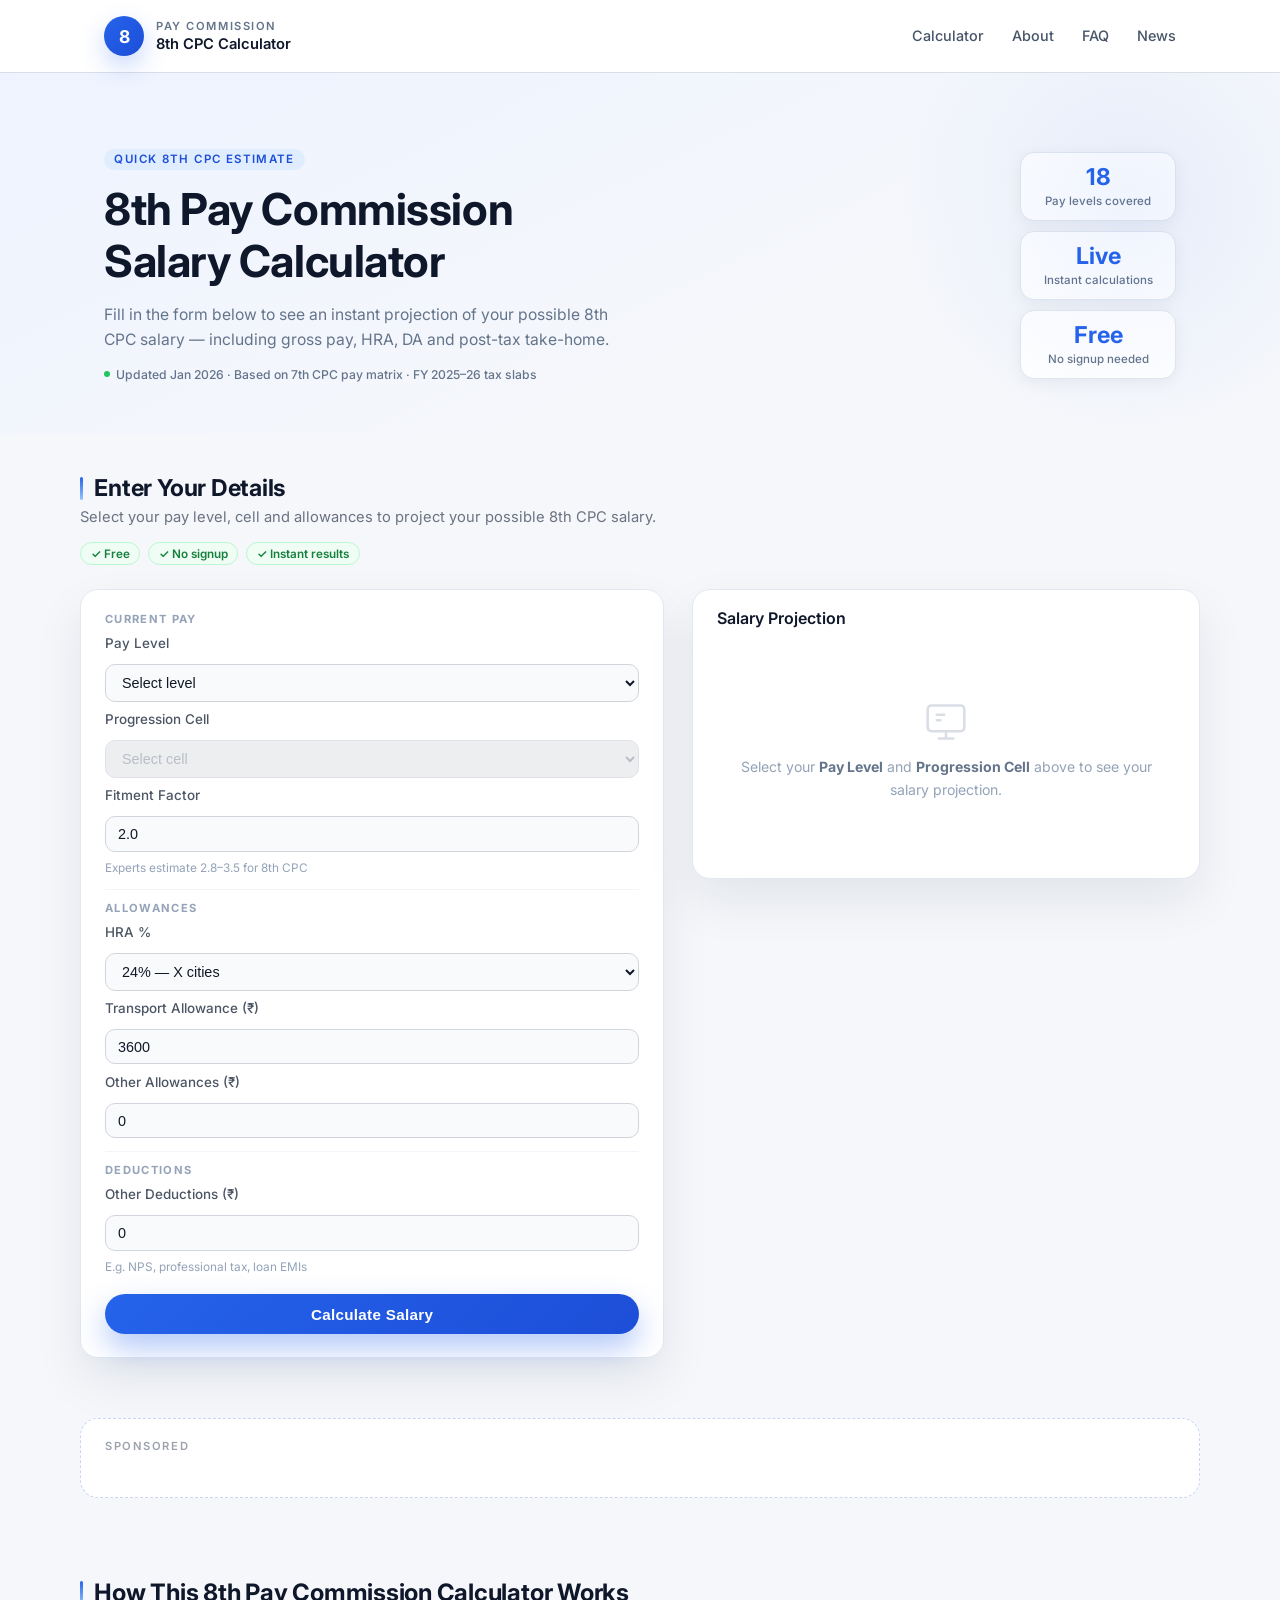
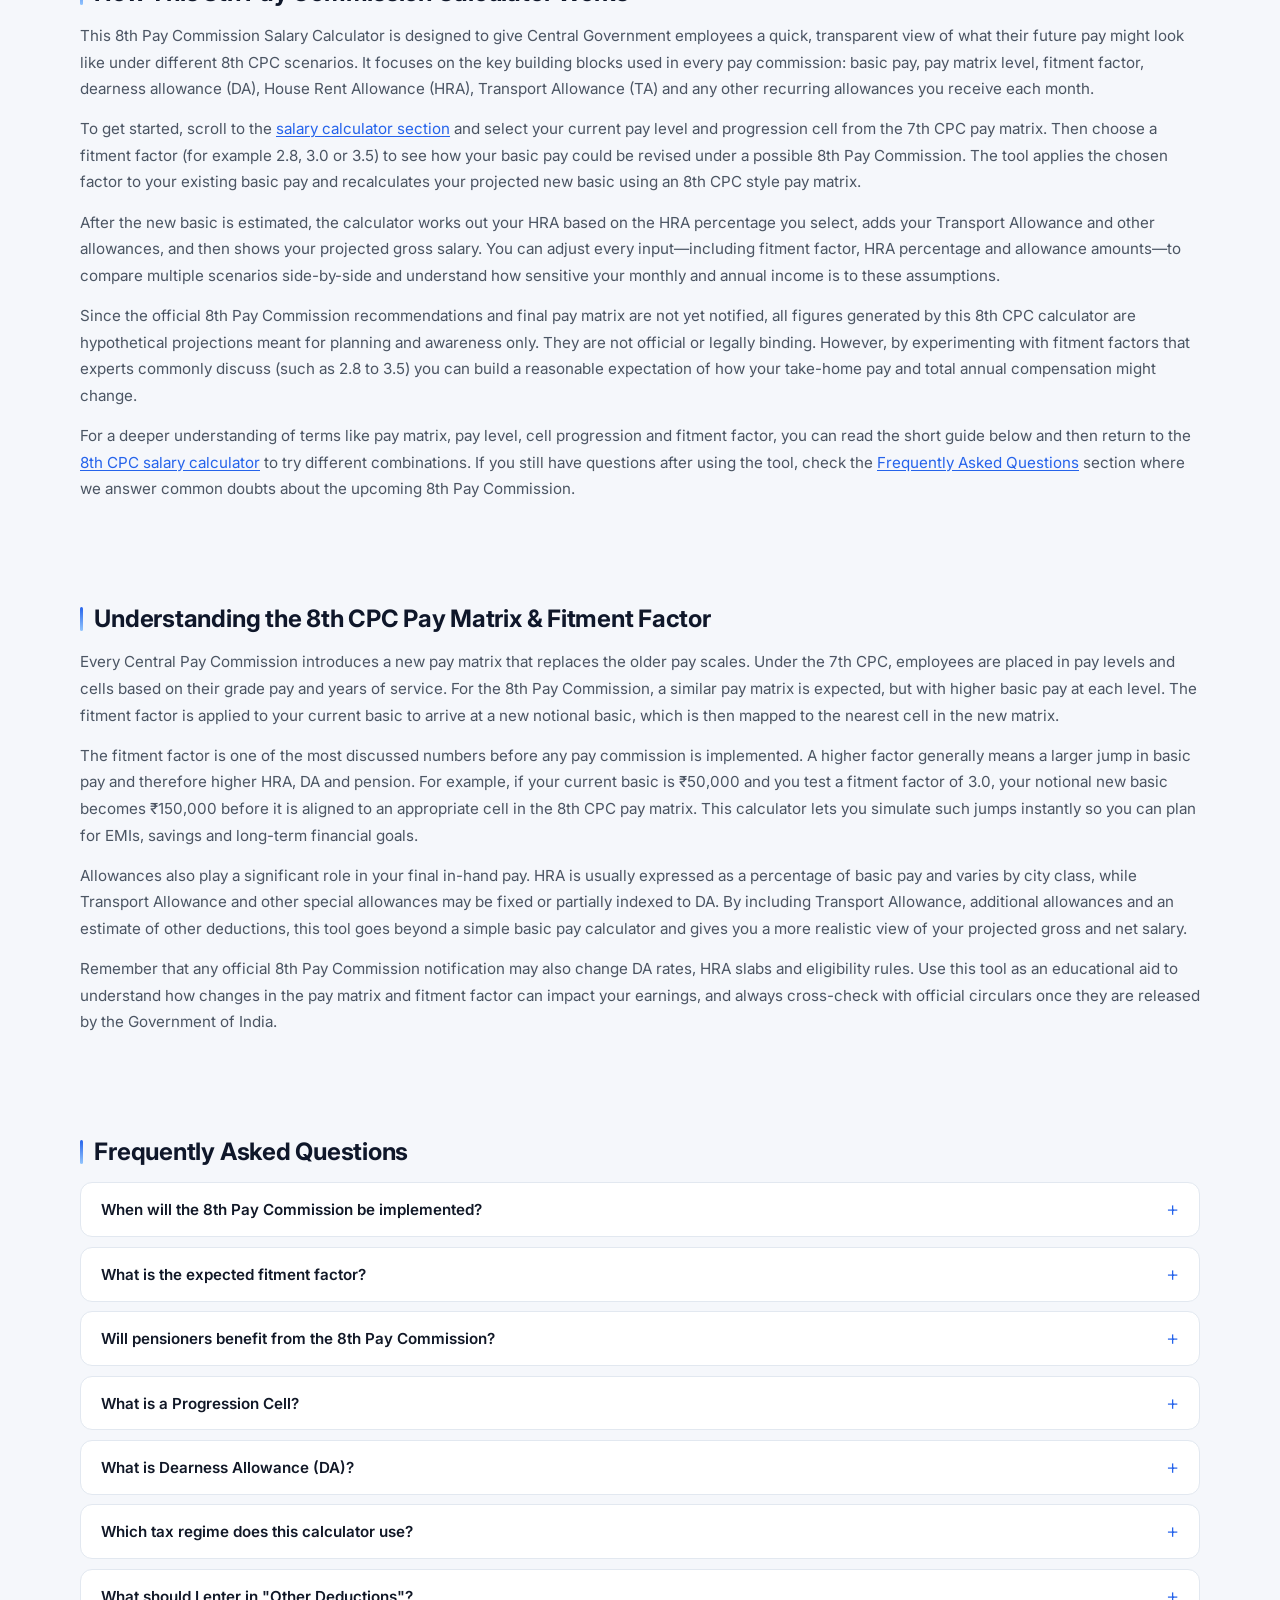
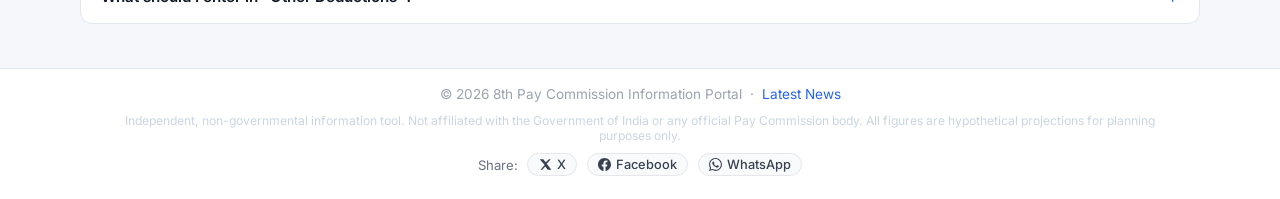
<file: 8thpay/index.html>
<!DOCTYPE html>
<html lang="en">
  <head>
    <meta charset="UTF-8" />
    <meta name="viewport" content="width=device-width, initial-scale=1" />

    <title>8th Pay Commission Salary Calculator | 8th CPC Pay Matrix</title>

    <meta
      name="description"
      content="Calculate your expected salary under the 8th Pay Commission using the latest pay matrix and fitment factor projections for central government employees."
    />
    <meta
      name="keywords"
      content="8th pay commission calculator, 8th cpc salary calculator, 8th pay matrix, 8th pay commission news, government salary calculator india"
    />
    <meta name="robots" content="index, follow" />
    <link rel="canonical" href="https://8thcpc.co.in/" />
    <link rel="sitemap" type="application/xml" href="/sitemap.xml" />
    <link rel="alternate" hreflang="en-IN" href="https://8thcpc.co.in/" />
    <link rel="alternate" hreflang="en" href="https://8thcpc.co.in/" />
    <link rel="alternate" hreflang="x-default" href="https://8thcpc.co.in/" />

    <meta name="theme-color" content="#2563eb" />
    <meta name="author" content="8th CPC Information Portal" />

    <link rel="icon" href="/favicon.ico" type="image/x-icon" />
    <link rel="apple-touch-icon" href="/apple-touch-icon.png" />

    <!-- Open Graph -->
    <meta property="og:type" content="website" />
    <meta property="og:title" content="8th Pay Commission Salary Calculator 2026" />
    <meta
      property="og:description"
      content="Free 8th CPC salary calculator for central government employees. Instant projection with pay matrix, fitment factor, HRA, and income tax estimate."
    />
    <meta property="og:url" content="https://8thcpc.co.in/" />
    <meta property="og:image" content="https://8thcpc.co.in/og-image.png" />
    <meta property="og:image:width" content="1200" />
    <meta property="og:image:height" content="630" />
    <meta property="og:image:alt" content="8th Pay Commission Salary Calculator – instant 8th CPC pay projections" />
    <meta property="og:site_name" content="8th CPC Calculator" />
    <meta property="og:locale" content="en_IN" />

    <!-- Twitter Card -->
    <meta name="twitter:card" content="summary_large_image" />
    <meta name="twitter:title" content="8th Pay Commission Salary Calculator 2026" />
    <meta
      name="twitter:description"
      content="Calculate your expected 8th CPC salary instantly. Try different fitment factors, HRA and allowances."
    />
    <meta name="twitter:image" content="https://8thcpc.co.in/og-image.png" />
    <meta name="twitter:image:alt" content="8th Pay Commission Salary Calculator" />

    <!-- Structured data -->
    <script type="application/ld+json">
      {
        "@context": "https://schema.org",
        "@type": "WebApplication",
        "name": "8th Pay Commission Salary Calculator",
        "url": "https://8thcpc.co.in/",
        "description": "Interactive salary calculator for Central Government employees to project their 8th CPC pay using the pay matrix and fitment factor.",
        "applicationCategory": "FinanceApplication",
        "operatingSystem": "All",
        "offers": {
          "@type": "Offer",
          "price": "0",
          "priceCurrency": "INR"
        },
        "inLanguage": "en-IN",
        "audience": {
          "@type": "Audience",
          "audienceType": "Central Government Employees, India"
        }
      }
    </script>
    <script type="application/ld+json">
      {
        "@context": "https://schema.org",
        "@type": "WebSite",
        "name": "8th Pay Commission Salary Calculator",
        "url": "https://8thcpc.co.in/",
        "description": "8th Pay Commission salary calculator and information portal for government employees.",
        "inLanguage": "en"
      }
    </script>
    <script type="application/ld+json">
      {
        "@context": "https://schema.org",
        "@type": "FAQPage",
        "mainEntity": [
          {
            "@type": "Question",
            "name": "When will the 8th Pay Commission be implemented?",
            "acceptedAnswer": {
              "@type": "Answer",
              "text": "Most analysts expect the next pay revision to take effect around 2026, following a pattern similar to earlier commissions. The final notification date will be determined by the Government of India once the commission submits its recommendations and they are formally accepted."
            }
          },
          {
            "@type": "Question",
            "name": "What is the expected 8th Pay Commission fitment factor?",
            "acceptedAnswer": {
              "@type": "Answer",
              "text": "Experts estimate a fitment factor between 2.8 and 3.5 depending on prevailing economic conditions, inflation trends and the government's fiscal position. The 7th CPC used a fitment factor of 2.57. Use the calculator to test different values and see how each affects your projected salary."
            }
          },
          {
            "@type": "Question",
            "name": "Will pensioners benefit from the 8th Pay Commission?",
            "acceptedAnswer": {
              "@type": "Answer",
              "text": "Yes. Historically, Central Government pensioners receive revised pensions whenever new pay commission recommendations are implemented. The exact revision formula will be announced as part of the official 8th CPC order."
            }
          },
          {
            "@type": "Question",
            "name": "What is a Progression Cell in the pay matrix?",
            "acceptedAnswer": {
              "@type": "Answer",
              "text": "Each pay level in the 7th CPC pay matrix has a column of cells numbered 1 onwards. Cell 1 is the entry pay for that level. Each year of service typically moves an employee to the next cell, incrementing their basic pay. Select the cell that matches your current basic pay within your pay level."
            }
          },
          {
            "@type": "Question",
            "name": "What is Dearness Allowance (DA)?",
            "acceptedAnswer": {
              "@type": "Answer",
              "text": "Dearness Allowance is a cost-of-living adjustment paid to central government employees and pensioners, calculated as a percentage of basic pay and revised twice a year based on the Consumer Price Index. This calculator uses 46% DA, reflecting the rate at the time of the last update (January 2026)."
            }
          },
          {
            "@type": "Question",
            "name": "Which tax regime does this calculator use?",
            "acceptedAnswer": {
              "@type": "Answer",
              "text": "This calculator applies the new (default) tax regime slabs for FY 2025-26 as announced in Budget 2025: 0-4L at 0%, 4L-8L at 5%, 8L-12L at 10%, 12L-16L at 15%, 16L-20L at 20%, 20L-24L at 25%, above 24L at 30%. A standard deduction of Rs 75,000 is applied. Section 87A rebate makes income tax nil for taxable income up to Rs 12 lakh."
            }
          },
          {
            "@type": "Question",
            "name": "What should I enter in Other Deductions?",
            "acceptedAnswer": {
              "@type": "Answer",
              "text": "Enter the total of any fixed monthly deductions that reduce your net take-home pay, such as NPS contribution, professional tax, CGHS subscription, group insurance premium, or loan EMIs deducted at source. Do not include income tax here as the calculator accounts for that separately."
            }
          }
        ]
      }
    </script>
    <script type="application/ld+json">
      {
        "@context": "https://schema.org",
        "@type": "HowTo",
        "name": "How to Calculate Your 8th Pay Commission Salary",
        "description": "Use this free 8th CPC salary calculator to estimate your expected salary under the 8th Pay Commission.",
        "step": [
          {
            "@type": "HowToStep",
            "position": 1,
            "name": "Select Pay Level",
            "text": "Choose your current 7th CPC pay level from the Pay Level dropdown. There are 18 levels in the pay matrix."
          },
          {
            "@type": "HowToStep",
            "position": 2,
            "name": "Select Progression Cell",
            "text": "Select the cell number that matches your current basic pay within your pay level. Cell 1 is the entry pay."
          },
          {
            "@type": "HowToStep",
            "position": 3,
            "name": "Choose Fitment Factor",
            "text": "Enter a fitment factor. Experts estimate 2.8 to 3.5 for the 8th Pay Commission. The 7th CPC used 2.57."
          },
          {
            "@type": "HowToStep",
            "position": 4,
            "name": "Set Allowances",
            "text": "Select your HRA percentage based on your city class, and enter your Transport Allowance and any other allowances."
          },
          {
            "@type": "HowToStep",
            "position": 5,
            "name": "Click Calculate",
            "text": "Click the Calculate Salary button to see your projected new basic pay, gross salary, and post-tax monthly take-home."
          }
        ]
      }
    </script>

    <!-- Google AdSense -->
    <meta name="google-adsense-account" content="ca-pub-5838992192903217" />
    <script
      async
      src="https://pagead2.googlesyndication.com/pagead/js/adsbygoogle.js?client=ca-pub-5838992192903217"
      crossorigin="anonymous"
    ></script>

    <!-- Fonts & styles -->
    <link rel="preconnect" href="https://fonts.googleapis.com" />
    <link rel="preconnect" href="https://fonts.gstatic.com" crossorigin />
    <link
      href="https://fonts.googleapis.com/css2?family=Inter:wght@400;500;600;700&display=swap"
      rel="stylesheet"
    />
    <link rel="stylesheet" href="styles.css" />
  </head>

  <body>
    <div class="site-shell">
      <header class="header">
        <div class="container nav">
          <div class="logo">
            <span class="logo-badge">8</span>
            <div class="logo-text">
              <span>Pay Commission</span>
              <strong>8th CPC Calculator</strong>
            </div>
          </div>

          <nav aria-label="Main navigation">
            <a href="#calculator">Calculator</a>
            <a href="#about">About</a>
            <a href="#faq">FAQ</a>
            <a href="news.html">News</a>
          </nav>
        </div>
      </header>

      <main>
        <section class="hero">
          <div class="container hero-inner">
            <div class="hero-copy">
              <p class="hero-kicker">Quick 8th CPC estimate</p>
              <h1>8th Pay Commission Salary Calculator</h1>
              <p class="hero-lead">
                Fill in the form below to see an instant projection of your possible 8th CPC salary — including gross pay, HRA, DA and post-tax take-home.
              </p>
              <p class="page-updated">Updated Jan 2026 · Based on 7th CPC pay matrix · FY 2025–26 tax slabs</p>
            </div>
            <div class="hero-visual" aria-hidden="true">
              <div class="hero-stat">
                <strong>18</strong>
                <span>Pay levels covered</span>
              </div>
              <div class="hero-stat">
                <strong>Live</strong>
                <span>Instant calculations</span>
              </div>
              <div class="hero-stat">
                <strong>Free</strong>
                <span>No signup needed</span>
              </div>
            </div>
          </div>
        </section>

        <section id="calculator" class="container calculator">
          <div class="calculator-header">
            <h2>Enter Your Details</h2>
            <p>Select your pay level, cell and allowances to project your possible 8th CPC salary.</p>
            <div class="trust-badges">
              <span class="trust-badge">✓ Free</span>
              <span class="trust-badge">✓ No signup</span>
              <span class="trust-badge">✓ Instant results</span>
            </div>
          </div>

          <div class="grid">
            <div class="form card">

              <div class="form-group-label">Current Pay</div>

              <label for="payLevel">Pay Level</label>
              <select id="payLevel">
                <option value="">Loading pay matrix…</option>
              </select>

              <label for="progressionIndex">Progression Cell</label>
              <select id="progressionIndex" disabled>
                <option value="">Select cell</option>
              </select>

              <label for="fitmentFactor">Fitment Factor</label>
              <input id="fitmentFactor" type="number" value="2.0" step="0.01" />
              <span class="field-hint">Experts estimate 2.8–3.5 for 8th CPC</span>

              <div class="form-group-label">Allowances</div>

              <label for="hraPercent">HRA %</label>
              <select id="hraPercent">
                <option value="8">8% — Z cities</option>
                <option value="16">16% — Y cities</option>
                <option value="24" selected>24% — X cities</option>
                <option value="30">30%</option>
              </select>

              <label for="taAmount">Transport Allowance (₹)</label>
              <input id="taAmount" type="number" value="3600" />

              <label for="otherAllowances">Other Allowances (₹)</label>
              <input id="otherAllowances" type="number" value="0" />

              <div class="form-group-label">Deductions</div>

              <label for="otherDeductions">Other Deductions (₹)</label>
              <input id="otherDeductions" type="number" value="0" />
              <span class="field-hint">E.g. NPS, professional tax, loan EMIs</span>

              <button id="calcBtn">Calculate Salary</button>
            </div>

            <div class="results card">
              <h3>Salary Projection</h3>

              <div id="resultsEmpty" class="results-empty">
                <svg width="44" height="44" viewBox="0 0 24 24" fill="none" stroke="currentColor" stroke-width="1.4" stroke-linecap="round" stroke-linejoin="round" aria-hidden="true">
                  <rect x="2" y="3" width="20" height="14" rx="2"/>
                  <path d="M8 21h8M12 17v4"/>
                  <path d="M7 8h4M7 11h2"/>
                </svg>
                <p>Select your <strong>Pay Level</strong> and <strong>Progression Cell</strong> above to see your salary projection.</p>
              </div>

              <div id="resultsData" hidden>
                <div class="result">New Basic Pay <span id="newBasic">₹ 0</span></div>
                <div class="result">HRA <span id="hra">₹ 0</span></div>
                <div class="result">DA (@ 46%) <span id="da">₹ 0</span></div>

                <div class="result total">Gross Salary <span id="gross">₹ 0</span></div>

                <div class="result">Total Deductions <span id="deductions">₹ 0</span></div>
                <div class="result total">Net Salary <span id="net">₹ 0</span></div>

                <div class="result">Annual Gross <span id="annualGross">₹ 0</span></div>
                <div class="result">Income Tax (annual) <span id="incomeTax">₹ 0</span></div>
                <p class="results-tax-note">New regime · FY 2025–26 · ₹75k std deduction · 87A rebate applied</p>
                <div class="result">Post‑Tax Annual <span id="postTaxAnnual">₹ 0</span></div>

                <div class="result highlight">
                  <span class="highlight-label">Post-Tax Monthly</span>
                  <span id="postTaxMonthly" class="highlight-value">₹ 0</span>
                </div>

                <p class="results-disclaimer">Hypothetical projection for planning only. Not official or legally binding figures.</p>
              </div>
            </div>
          </div>
        </section>

        <section class="container ad-section" aria-label="Sponsored information">
          <div class="ad-card">
            <div class="ad-label">Sponsored</div>
            <ins
              class="adsbygoogle"
              style="display:block"
              data-ad-client="ca-pub-5838992192903217"
              data-ad-slot="YOUR_AD_SLOT_ID"
              data-ad-format="auto"
              data-full-width-responsive="true"
            ></ins>
          </div>
        </section>

        <section id="about" class="container about">
          <h2>How This 8th Pay Commission Calculator Works</h2>
          <p>
            This 8th Pay Commission Salary Calculator is designed to give Central Government
            employees a quick, transparent view of what their future pay might look like under
            different 8th CPC scenarios. It focuses on the key building blocks used in every pay
            commission: basic pay, pay matrix level, fitment factor, dearness allowance (DA),
            House Rent Allowance (HRA), Transport Allowance (TA) and any other recurring
            allowances you receive each month.
          </p>
          <p>
            To get started, scroll to the
            <a href="#calculator">salary calculator section</a> and select your current pay level
            and progression cell from the 7th CPC pay matrix. Then choose a fitment factor (for
            example 2.8, 3.0 or 3.5) to see how your basic pay could be revised under a possible
            8th Pay Commission. The tool applies the chosen factor to your existing basic pay and
            recalculates your projected new basic using an 8th CPC style pay matrix.
          </p>
          <p>
            After the new basic is estimated, the calculator works out your HRA based on the HRA
            percentage you select, adds your Transport Allowance and other allowances, and then
            shows your projected gross salary. You can adjust every input&mdash;including fitment
            factor, HRA percentage and allowance amounts&mdash;to compare multiple scenarios
            side-by-side and understand how sensitive your monthly and annual income is to these
            assumptions.
          </p>
          <p>
            Since the official 8th Pay Commission recommendations and final pay matrix are not yet
            notified, all figures generated by this 8th CPC calculator are hypothetical
            projections meant for planning and awareness only. They are not official or legally
            binding. However, by experimenting with fitment factors that experts commonly discuss
            (such as 2.8 to 3.5) you can build a reasonable expectation of how your take-home pay
            and total annual compensation might change.
          </p>
          <p>
            For a deeper understanding of terms like pay matrix, pay level, cell progression and
            fitment factor, you can read the short guide below and then return to the
            <a href="#calculator">8th CPC salary calculator</a> to try different combinations. If
            you still have questions after using the tool, check the
            <a href="#faq">Frequently Asked Questions</a> section where we answer common doubts
            about the upcoming 8th Pay Commission.
          </p>
        </section>

        <section class="container about" aria-label="8th CPC pay matrix explanation">
          <h2>Understanding the 8th CPC Pay Matrix &amp; Fitment Factor</h2>
          <p>
            Every Central Pay Commission introduces a new pay matrix that replaces the older pay
            scales. Under the 7th CPC, employees are placed in pay levels and cells based on their
            grade pay and years of service. For the 8th Pay Commission, a similar pay matrix is
            expected, but with higher basic pay at each level. The fitment factor is applied to
            your current basic to arrive at a new notional basic, which is then mapped to the
            nearest cell in the new matrix.
          </p>
          <p>
            The fitment factor is one of the most discussed numbers before any pay commission is
            implemented. A higher factor generally means a larger jump in basic pay and therefore
            higher HRA, DA and pension. For example, if your current basic is ₹50,000 and you test
            a fitment factor of 3.0, your notional new basic becomes ₹150,000 before it is aligned
            to an appropriate cell in the 8th CPC pay matrix. This calculator lets you simulate
            such jumps instantly so you can plan for EMIs, savings and long-term financial goals.
          </p>
          <p>
            Allowances also play a significant role in your final in-hand pay. HRA is usually
            expressed as a percentage of basic pay and varies by city class, while Transport
            Allowance and other special allowances may be fixed or partially indexed to DA. By
            including Transport Allowance, additional allowances and an estimate of other
            deductions, this tool goes beyond a simple basic pay calculator and gives you a more
            realistic view of your projected gross and net salary.
          </p>
          <p>
            Remember that any official 8th Pay Commission notification may also change DA rates,
            HRA slabs and eligibility rules. Use this tool as an educational aid to understand how
            changes in the pay matrix and fitment factor can impact your earnings, and always
            cross-check with official circulars once they are released by the Government of India.
          </p>
        </section>

        <section id="faq" class="container faq">
          <h2>Frequently Asked Questions</h2>

          <div class="faq-list">
            <details>
              <summary>When will the 8th Pay Commission be implemented?</summary>
              <p>Most analysts expect the next pay revision to take effect around 2026, following a pattern similar to earlier commissions. The final notification date will be determined by the Government of India once the commission submits its recommendations and they are formally accepted.</p>
            </details>

            <details>
              <summary>What is the expected fitment factor?</summary>
              <p>Experts estimate a fitment factor between 2.8 and 3.5 depending on prevailing economic conditions, inflation trends and the government's fiscal position. The 7th CPC used a fitment factor of 2.57. Use the <a href="#calculator">calculator above</a> to test different values and see how each affects your projected salary.</p>
            </details>

            <details>
              <summary>Will pensioners benefit from the 8th Pay Commission?</summary>
              <p>Yes. Historically, Central Government pensioners receive revised pensions whenever new pay commission recommendations are implemented. The exact revision formula — whether One Rank One Pension or a notional fixation method — will be announced as part of the official 8th CPC order.</p>
            </details>

            <details>
              <summary>What is a Progression Cell?</summary>
              <p>Each pay level in the 7th CPC pay matrix has a column of cells numbered 1 onwards. Cell 1 is the entry pay for that level. Each year of service typically moves an employee to the next cell, incrementing their basic pay. You should select the cell that matches your current basic pay within your pay level.</p>
            </details>

            <details>
              <summary>What is Dearness Allowance (DA)?</summary>
              <p>Dearness Allowance is a cost-of-living adjustment paid to central government employees and pensioners. It is calculated as a percentage of basic pay and is revised twice a year (January and July) based on the Consumer Price Index. This calculator uses a DA rate of 46%, which reflects the rate at the time of this tool's last update (January 2026). The actual rate may differ after an official 8th CPC notification.</p>
            </details>

            <details>
              <summary>Which tax regime does this calculator use?</summary>
              <p>This calculator applies the new (default) tax regime slabs for FY 2025–26 as announced in Budget 2025: ₹0–₹4L at 0%, ₹4L–₹8L at 5%, ₹8L–₹12L at 10%, ₹12L–₹16L at 15%, ₹16L–₹20L at 20%, ₹20L–₹24L at 25%, and above ₹24L at 30%. A standard deduction of ₹75,000 is applied. Section 87A rebate makes income tax nil for taxable income up to ₹12 lakh. If you opt for the old regime, your actual tax will differ.</p>
            </details>

            <details>
              <summary>What should I enter in "Other Deductions"?</summary>
              <p>Enter the total of any fixed monthly deductions that reduce your net take-home pay. Common examples include your NPS (National Pension System) contribution, professional tax, CGHS subscription, group insurance premium, or loan EMI deductions made at source. Do not include income tax here — the calculator accounts for that separately.</p>
            </details>
          </div>
        </section>
      </main>

      <footer class="footer">
        <div class="container">
          <p>© 2026 8th Pay Commission Information Portal &nbsp;·&nbsp; <a href="news.html">Latest News</a></p>
          <p style="font-size:0.76rem;color:#cbd5e1;">Independent, non-governmental information tool. Not affiliated with the Government of India or any official Pay Commission body. All figures are hypothetical projections for planning purposes only.</p>

          <div class="social-share" aria-label="Share this 8th Pay Commission calculator">
            <span>Share:</span>
            <a
              href="https://twitter.com/intent/tweet?url=https%3A%2F%2F8thcpc.co.in%2F&text=8th%20Pay%20Commission%20Salary%20Calculator"
              target="_blank"
              rel="noopener noreferrer"
              title="Share on X"
            >
              <svg viewBox="0 0 24 24" fill="currentColor" width="13" height="13" aria-hidden="true"><path d="M18.244 2.25h3.308l-7.227 8.26 8.502 11.24H16.17l-4.714-6.231-5.401 6.231H2.74l7.73-8.835L1.254 2.25H8.08l4.258 5.628 5.906-5.628z"/></svg>
              X
            </a>
            <a
              href="https://www.facebook.com/sharer/sharer.php?u=https%3A%2F%2F8thcpc.co.in%2F"
              target="_blank"
              rel="noopener noreferrer"
              title="Share on Facebook"
            >
              <svg viewBox="0 0 24 24" fill="currentColor" width="13" height="13" aria-hidden="true"><path d="M24 12.073c0-6.627-5.373-12-12-12s-12 5.373-12 12c0 5.99 4.388 10.954 10.125 11.854v-8.385H7.078v-3.47h3.047V9.43c0-3.007 1.792-4.669 4.533-4.669 1.312 0 2.686.235 2.686.235v2.953H15.83c-1.491 0-1.956.925-1.956 1.874v2.25h3.328l-.532 3.47h-2.796v8.385C19.612 23.027 24 18.062 24 12.073z"/></svg>
              Facebook
            </a>
            <a
              href="https://wa.me/?text=8th%20Pay%20Commission%20Salary%20Calculator%20-%208thcpc.co.in%20https%3A%2F%2F8thcpc.co.in%2F"
              target="_blank"
              rel="noopener noreferrer"
              title="Share on WhatsApp"
            >
              <svg viewBox="0 0 24 24" fill="currentColor" width="13" height="13" aria-hidden="true"><path d="M17.472 14.382c-.297-.149-1.758-.867-2.03-.967-.273-.099-.471-.148-.67.15-.197.297-.767.966-.94 1.164-.173.199-.347.223-.644.075-.297-.15-1.255-.463-2.39-1.475-.883-.788-1.48-1.761-1.653-2.059-.173-.297-.018-.458.13-.606.134-.133.298-.347.446-.52.149-.174.198-.298.298-.497.099-.198.05-.371-.025-.52-.075-.149-.669-1.612-.916-2.207-.242-.579-.487-.5-.669-.51-.173-.008-.371-.01-.57-.01-.198 0-.52.074-.792.372-.272.297-1.04 1.016-1.04 2.479 0 1.462 1.065 2.875 1.213 3.074.149.198 2.096 3.2 5.077 4.487.709.306 1.262.489 1.694.625.712.227 1.36.195 1.871.118.571-.085 1.758-.719 2.006-1.413.248-.694.248-1.289.173-1.413-.074-.124-.272-.198-.57-.347m-5.421 7.403h-.004a9.87 9.87 0 01-5.031-1.378l-.361-.214-3.741.982.998-3.648-.235-.374a9.86 9.86 0 01-1.51-5.26c.001-5.45 4.436-9.884 9.888-9.884 2.64 0 5.122 1.03 6.988 2.898a9.825 9.825 0 012.893 6.994c-.003 5.45-4.437 9.884-9.885 9.884m8.413-18.297A11.815 11.815 0 0012.05 0C5.495 0 .16 5.335.157 11.892c0 2.096.547 4.142 1.588 5.945L.057 24l6.305-1.654a11.882 11.882 0 005.683 1.448h.005c6.554 0 11.89-5.335 11.893-11.893a11.821 11.821 0 00-3.48-8.413z"/></svg>
              WhatsApp
            </a>
          </div>
        </div>
      </footer>
    </div>

    <script src="script.js"></script>
  </body>
</html>
</file>
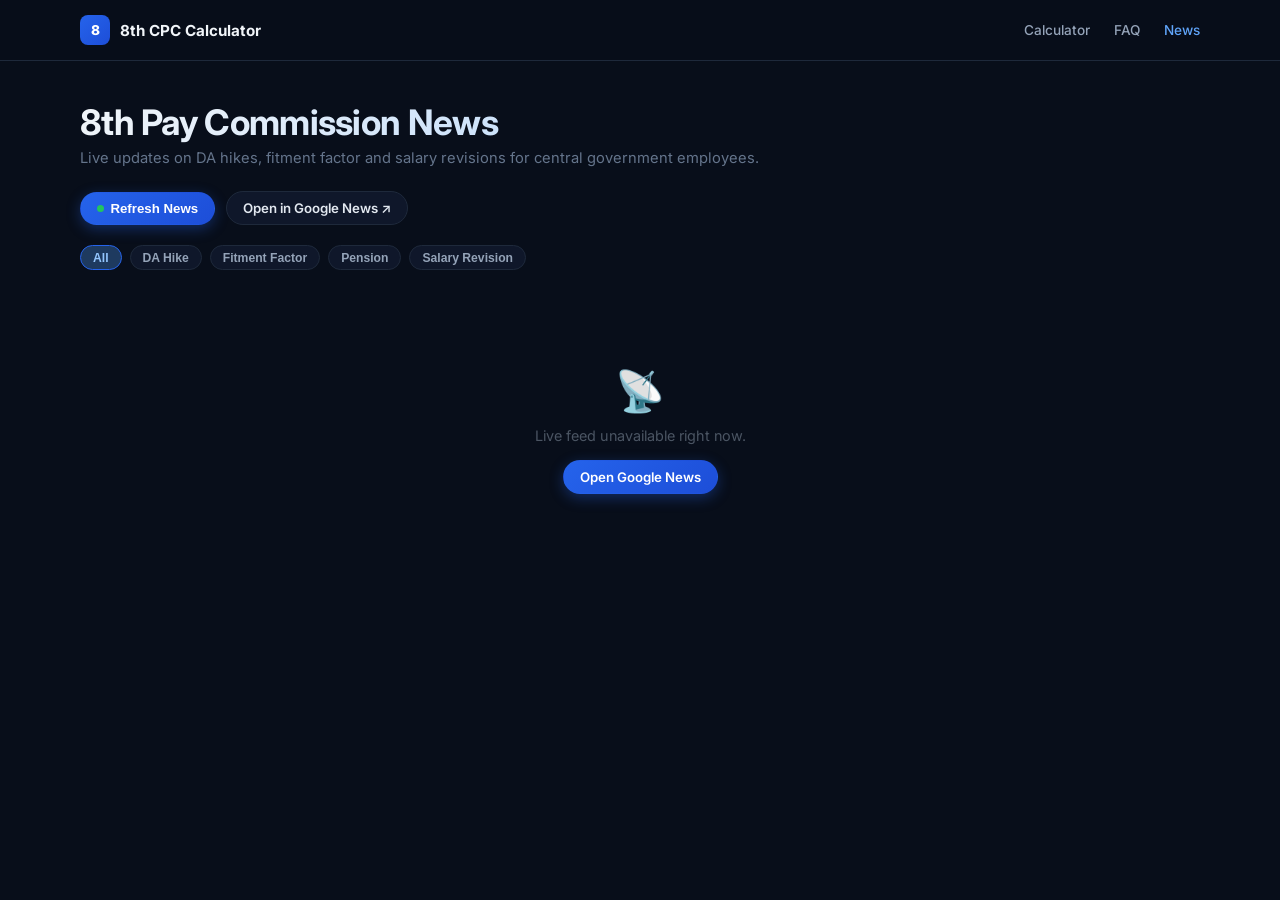
<file: 8thpay/news.html>
<!DOCTYPE html>
<html lang="en">
  <head>
    <meta charset="UTF-8" />
    <meta name="viewport" content="width=device-width, initial-scale=1" />
    <title>8th Pay Commission News | Latest Updates 2026</title>
    <meta name="description" content="Latest news and updates on 8th Pay Commission, DA hikes, fitment factor and salary revisions for central government employees." />
    <link rel="canonical" href="https://8thcpc.co.in/news.html" />
    <link rel="icon" href="/favicon.ico" type="image/x-icon" />
    <meta name="google-adsense-account" content="ca-pub-5838992192903217" />
    <script async src="https://pagead2.googlesyndication.com/pagead/js/adsbygoogle.js?client=ca-pub-5838992192903217" crossorigin="anonymous"></script>
    <link rel="preconnect" href="https://fonts.googleapis.com" />
    <link rel="preconnect" href="https://fonts.gstatic.com" crossorigin />
    <link href="https://fonts.googleapis.com/css2?family=Inter:wght@400;500;600;700&display=swap" rel="stylesheet" />
    <style>
      *, *::before, *::after { box-sizing: border-box; }

      body {
        margin: 0;
        font-family: "Inter", "Segoe UI", Arial, sans-serif;
        background: #080e1a;
        color: #e2e8f0;
        -webkit-font-smoothing: antialiased;
      }

      a { color: inherit; text-decoration: none; }

      /* ── Header ── */
      .site-header {
        background: rgba(8, 14, 26, 0.9);
        backdrop-filter: blur(12px);
        border-bottom: 1px solid #1e293b;
        position: sticky;
        top: 0;
        z-index: 20;
      }

      .header-inner {
        max-width: 1160px;
        margin: 0 auto;
        padding: 0 1.25rem;
        height: 60px;
        display: flex;
        align-items: center;
        justify-content: space-between;
        gap: 1rem;
      }

      .logo-link {
        display: flex;
        align-items: center;
        gap: 0.6rem;
        font-weight: 700;
        font-size: 0.95rem;
        color: #f1f5f9;
      }

      .logo-badge-sm {
        width: 30px;
        height: 30px;
        border-radius: 8px;
        background: linear-gradient(135deg, #2563eb, #1d4ed8);
        display: flex;
        align-items: center;
        justify-content: center;
        font-weight: 800;
        font-size: 0.85rem;
        color: #fff;
        flex-shrink: 0;
      }

      .header-nav {
        display: flex;
        align-items: center;
        gap: 1.5rem;
        font-size: 0.85rem;
        font-weight: 500;
        color: #94a3b8;
      }

      .header-nav a:hover { color: #f1f5f9; }

      .header-nav .active { color: #60a5fa; }

      /* ── Wrap ── */
      .wrap {
        max-width: 1160px;
        margin: 0 auto;
        padding: 2.5rem 1.25rem 4rem;
      }

      /* ── Page hero ── */
      .page-hero {
        margin-bottom: 2rem;
      }

      .page-hero h1 {
        margin: 0 0 0.4rem;
        font-size: clamp(1.6rem, 3.5vw, 2.2rem);
        font-weight: 700;
        background: linear-gradient(135deg, #f1f5f9 0%, #93c5fd 100%);
        -webkit-background-clip: text;
        -webkit-text-fill-color: transparent;
        background-clip: text;
        letter-spacing: -0.02em;
      }

      .page-hero .sub {
        margin: 0 0 1.5rem;
        color: #64748b;
        font-size: 0.92rem;
      }

      /* ── Controls ── */
      .controls {
        display: flex;
        align-items: center;
        gap: 0.65rem;
        flex-wrap: wrap;
      }

      .btn {
        display: inline-flex;
        align-items: center;
        gap: 0.4rem;
        padding: 0.5rem 1rem;
        border-radius: 999px;
        font-size: 0.83rem;
        font-weight: 600;
        cursor: pointer;
        border: 1px solid #1e293b;
        background: #0f172a;
        color: #e2e8f0;
        transition: background 0.12s, border-color 0.12s;
      }

      .btn:hover { background: #1e293b; border-color: #334155; }

      .btn-primary {
        background: linear-gradient(135deg, #2563eb, #1d4ed8);
        border-color: transparent;
        color: #fff;
        box-shadow: 0 4px 14px rgba(37, 99, 235, 0.35);
      }

      .btn-primary:hover { filter: brightness(1.08); background: linear-gradient(135deg, #2563eb, #1d4ed8); }

      /* Live dot */
      .live-dot {
        display: inline-block;
        width: 7px;
        height: 7px;
        border-radius: 50%;
        background: #22c55e;
        animation: pulse-dot 1.8s ease-in-out infinite;
      }

      @keyframes pulse-dot {
        0%, 100% { opacity: 1; transform: scale(1); }
        50%       { opacity: 0.5; transform: scale(0.7); }
      }

      /* ── Filter chips ── */
      .filter-bar {
        display: flex;
        gap: 0.5rem;
        flex-wrap: wrap;
        margin: 1.25rem 0 0.5rem;
      }

      .chip {
        padding: 0.28rem 0.75rem;
        border-radius: 999px;
        font-size: 0.76rem;
        font-weight: 600;
        border: 1px solid #1e293b;
        background: #0f172a;
        color: #94a3b8;
        cursor: pointer;
        transition: all 0.12s;
      }

      .chip:hover, .chip.active {
        background: #1e3a5f;
        border-color: #2563eb;
        color: #93c5fd;
      }

      /* ── Status bar ── */
      .status-bar {
        display: flex;
        align-items: center;
        justify-content: space-between;
        margin: 1rem 0;
        font-size: 0.8rem;
        color: #64748b;
      }

      #newsCount { color: #93c5fd; font-weight: 600; }

      /* ── News grid ── */
      .news-grid {
        display: grid;
        grid-template-columns: repeat(auto-fill, minmax(290px, 1fr));
        gap: 1.1rem;
      }

      /* ── Card ── */
      .news-card {
        background: #0d1526;
        border: 1px solid #1a2540;
        border-radius: 16px;
        overflow: hidden;
        display: flex;
        flex-direction: column;
        transition: transform 0.18s ease-out, box-shadow 0.18s ease-out, border-color 0.18s ease-out;
        cursor: pointer;
        position: relative;
      }

      .news-card:hover {
        transform: translateY(-4px);
        box-shadow: 0 16px 40px rgba(0, 0, 0, 0.5);
        border-color: #2563eb55;
      }

      .news-card a.card-overlay {
        position: absolute;
        inset: 0;
        z-index: 1;
      }

      /* Thumbnail */
      .card-thumb {
        aspect-ratio: 16/9;
        overflow: hidden;
        background: #0a1220;
        flex-shrink: 0;
        position: relative;
      }

      .card-thumb img.lazy-img {
        width: 100%;
        height: 100%;
        object-fit: cover;
        transition: transform 0.3s ease-out, opacity 0.35s ease;
        display: block;
      }

      .news-card:hover .card-thumb img.lazy-img { transform: scale(1.04); }

      /* Placeholder thumb — sits behind the image */
      .card-thumb-placeholder {
        position: absolute;
        inset: 0;
        width: 100%;
        height: 100%;
        display: flex;
        align-items: center;
        justify-content: center;
        flex-direction: column;
        gap: 0.4rem;
        font-size: 2rem;
        z-index: 0;
      }

      .thumb-label {
        font-size: 0.65rem;
        font-weight: 700;
        text-transform: uppercase;
        letter-spacing: 0.12em;
        opacity: 0.5;
      }

      /* Card body */
      .card-body {
        padding: 1rem 1.1rem 1rem;
        display: flex;
        flex-direction: column;
        flex: 1;
        gap: 0.5rem;
      }

      .card-meta-top {
        display: flex;
        align-items: center;
        justify-content: space-between;
        gap: 0.5rem;
      }

      .card-source {
        font-size: 0.68rem;
        font-weight: 700;
        text-transform: uppercase;
        letter-spacing: 0.1em;
        padding: 0.18rem 0.5rem;
        border-radius: 999px;
        white-space: nowrap;
        overflow: hidden;
        text-overflow: ellipsis;
        max-width: 60%;
      }

      .card-time {
        font-size: 0.7rem;
        color: #4b5563;
        white-space: nowrap;
        flex-shrink: 0;
      }

      .card-title {
        font-size: 0.88rem;
        font-weight: 600;
        color: #e2e8f0;
        line-height: 1.45;
        display: -webkit-box;
        -webkit-line-clamp: 3;
        -webkit-box-orient: vertical;
        overflow: hidden;
        flex: 1;
      }

      .card-arrow {
        display: flex;
        align-items: center;
        justify-content: flex-end;
        margin-top: 0.25rem;
        opacity: 0;
        transition: opacity 0.15s;
        font-size: 0.75rem;
        color: #3b82f6;
        font-weight: 600;
        gap: 0.25rem;
        position: relative;
        z-index: 2;
      }

      .news-card:hover .card-arrow { opacity: 1; }

      /* ── Loading skeleton ── */
      .skeleton-grid {
        display: grid;
        grid-template-columns: repeat(auto-fill, minmax(290px, 1fr));
        gap: 1.1rem;
      }

      .skeleton-card {
        background: #0d1526;
        border: 1px solid #1a2540;
        border-radius: 16px;
        overflow: hidden;
      }

      .skeleton-thumb {
        aspect-ratio: 16/9;
        background: linear-gradient(90deg, #111827 25%, #1a2436 50%, #111827 75%);
        background-size: 200% 100%;
        animation: shimmer 1.5s infinite;
      }

      .skeleton-body { padding: 1rem; display: flex; flex-direction: column; gap: 0.6rem; }

      .skeleton-line {
        height: 10px;
        border-radius: 6px;
        background: linear-gradient(90deg, #111827 25%, #1a2436 50%, #111827 75%);
        background-size: 200% 100%;
        animation: shimmer 1.5s infinite;
      }

      .skeleton-line.short { width: 45%; }
      .skeleton-line.medium { width: 75%; }

      @keyframes shimmer {
        0%   { background-position: 200% 0; }
        100% { background-position: -200% 0; }
      }

      /* ── Empty / error state ── */
      .empty-state {
        grid-column: 1 / -1;
        text-align: center;
        padding: 3rem 1rem;
        color: #4b5563;
      }

      .empty-state .empty-icon { font-size: 2.5rem; margin-bottom: 0.75rem; }

      .empty-state p { margin: 0 0 1rem; font-size: 0.9rem; }

      /* ── Responsive ── */
      @media (max-width: 640px) {
        .header-nav { display: none; }
        .news-grid { grid-template-columns: 1fr; }
        .skeleton-grid { grid-template-columns: 1fr; }
      }
    </style>
  </head>
  <body>
    <header class="site-header">
      <div class="header-inner">
        <a class="logo-link" href="index.html">
          <div class="logo-badge-sm">8</div>
          8th CPC Calculator
        </a>
        <nav class="header-nav">
          <a href="index.html">Calculator</a>
          <a href="index.html#faq">FAQ</a>
          <a href="news.html" class="active">News</a>
        </nav>
      </div>
    </header>

    <main class="wrap">
      <div class="page-hero">
        <h1>8th Pay Commission News</h1>
        <p class="sub">Live updates on DA hikes, fitment factor and salary revisions for central government employees.</p>

        <div class="controls">
          <button class="btn btn-primary" id="refreshNews" type="button">
            <span class="live-dot"></span> Refresh News
          </button>
          <a class="btn"
            href="https://news.google.com/search?q=8th%20pay%20commission%20OR%20dearness%20allowance%20hike%20OR%20salary%20revision%20central%20government&hl=en-IN&gl=IN&ceid=IN:en"
            target="_blank" rel="noopener noreferrer">
            Open in Google News ↗
          </a>
        </div>

        <div class="filter-bar" id="filterBar">
          <button class="chip active" data-filter="all">All</button>
          <button class="chip" data-filter="da">DA Hike</button>
          <button class="chip" data-filter="fitment">Fitment Factor</button>
          <button class="chip" data-filter="pension">Pension</button>
          <button class="chip" data-filter="salary">Salary Revision</button>
        </div>
      </div>

      <div class="status-bar">
        <span id="newsCount"></span>
        <span id="lastRefreshed"></span>
      </div>

      <!-- Skeleton loading state -->
      <div class="skeleton-grid" id="skeletonGrid">
        <div class="skeleton-card"><div class="skeleton-thumb"></div><div class="skeleton-body"><div class="skeleton-line short"></div><div class="skeleton-line"></div><div class="skeleton-line medium"></div></div></div>
        <div class="skeleton-card"><div class="skeleton-thumb"></div><div class="skeleton-body"><div class="skeleton-line short"></div><div class="skeleton-line"></div><div class="skeleton-line medium"></div></div></div>
        <div class="skeleton-card"><div class="skeleton-thumb"></div><div class="skeleton-body"><div class="skeleton-line short"></div><div class="skeleton-line"></div><div class="skeleton-line medium"></div></div></div>
        <div class="skeleton-card"><div class="skeleton-thumb"></div><div class="skeleton-body"><div class="skeleton-line short"></div><div class="skeleton-line"></div><div class="skeleton-line medium"></div></div></div>
        <div class="skeleton-card"><div class="skeleton-thumb"></div><div class="skeleton-body"><div class="skeleton-line short"></div><div class="skeleton-line"></div><div class="skeleton-line medium"></div></div></div>
        <div class="skeleton-card"><div class="skeleton-thumb"></div><div class="skeleton-body"><div class="skeleton-line short"></div><div class="skeleton-line"></div><div class="skeleton-line medium"></div></div></div>
      </div>

      <ul id="newsList" class="news-grid" style="list-style:none;margin:0;padding:0;display:none;"></ul>
    </main>

    <script>
      const NEWS_QUERIES = [
        "8th pay commission update India",
        "dearness allowance hike central government employees 2026",
        "salary revision central government 8th CPC fitment factor"
      ];
      const MAX_ITEMS = 24;

      const newsCount   = document.getElementById("newsCount");
      const lastRefreshed = document.getElementById("lastRefreshed");
      const newsList    = document.getElementById("newsList");
      const skeletonGrid = document.getElementById("skeletonGrid");
      const refreshBtn  = document.getElementById("refreshNews");
      const filterBar   = document.getElementById("filterBar");

      let allItems = [];
      let activeFilter = "all";

      // ── Source colour palette ──
      const SOURCE_PALETTES = {
        "economic times": { bg: "#78350f22", text: "#fb923c", border: "#78350f44" },
        "ndtv":           { bg: "#7f1d1d22", text: "#f87171", border: "#7f1d1d44" },
        "news18":         { bg: "#7f1d1d22", text: "#f87171", border: "#7f1d1d44" },
        "times of india": { bg: "#78350f22", text: "#fbbf24", border: "#78350f44" },
        "hindustan times":{ bg: "#4c1d9522", text: "#c084fc", border: "#4c1d9544" },
        "outlook":        { bg: "#4c1d9522", text: "#a78bfa", border: "#4c1d9544" },
        "goodreturns":    { bg: "#14532d22", text: "#4ade80", border: "#14532d44" },
        "livemint":       { bg: "#164e6322", text: "#22d3ee", border: "#164e6344" },
        "moneycontrol":   { bg: "#0c4a6e22", text: "#38bdf8", border: "#0c4a6e44" },
        "rediff":         { bg: "#1e3a8a22", text: "#60a5fa", border: "#1e3a8a44" },
      };

      const FALLBACK_PALETTES = [
        { bg: "#1e3a8a22", text: "#60a5fa", border: "#1e3a8a44" },
        { bg: "#4c1d9522", text: "#c084fc", border: "#4c1d9544" },
        { bg: "#14532d22", text: "#4ade80", border: "#14532d44" },
        { bg: "#78350f22", text: "#fb923c", border: "#78350f44" },
        { bg: "#164e6322", text: "#22d3ee", border: "#164e6344" },
        { bg: "#7f1d1d22", text: "#f87171", border: "#7f1d1d44" },
      ];

      const PLACEHOLDER_ICONS = ["₹", "📊", "🏛️", "📰", "💼", "📋"];

      function sourcePalette(source) {
        const s = source.toLowerCase();
        for (const [key, palette] of Object.entries(SOURCE_PALETTES)) {
          if (s.includes(key)) return palette;
        }
        let hash = 0;
        for (const c of source) hash = (hash * 31 + c.charCodeAt(0)) & 0xff;
        return FALLBACK_PALETTES[hash % FALLBACK_PALETTES.length];
      }

      function sourceDisplayName(raw) {
        return raw || "News";
      }

      function relativeTime(dateStr) {
        if (!dateStr) return "";
        const d = new Date(dateStr);
        if (isNaN(d)) return dateStr;
        const diff = (Date.now() - d) / 1000;
        if (diff < 60)   return "Just now";
        if (diff < 3600) return `${Math.floor(diff / 60)}m ago`;
        if (diff < 86400) return `${Math.floor(diff / 3600)}h ago`;
        if (diff < 172800) return "Yesterday";
        return d.toLocaleDateString("en-IN", { day: "numeric", month: "short" });
      }

      function extractImage(item) {
        // Priority: thumbnail → enclosure → img in description → null
        if (item.thumbnail && item.thumbnail.startsWith("http")) return item.thumbnail;
        if (item.enclosure?.link?.startsWith("http")) return item.enclosure.link;
        if (item.description) {
          const m = item.description.match(/<img[^>]+src=["']([^"']+)["']/i);
          if (m && m[1].startsWith("http")) return m[1];
        }
        return null;
      }

      function itemCategory(title) {
        const t = title.toLowerCase();
        if (t.includes("dearness") || t.includes(" da ") || t.includes("da hike")) return "da";
        if (t.includes("fitment")) return "fitment";
        if (t.includes("pension")) return "pension";
        if (t.includes("salary") || t.includes("revision") || t.includes("pay hike")) return "salary";
        return "other";
      }

      function buildRssUrl(query) {
        const rss = `https://news.google.com/rss/search?q=${encodeURIComponent(query)}&hl=en-IN&gl=IN&ceid=IN:en`;
        return `https://api.rss2json.com/v1/api.json?rss_url=${encodeURIComponent(rss)}`;
      }

      function parseItems(payload) {
        return (Array.isArray(payload?.items) ? payload.items : []).map(item => {
          const rawTitle = item.title?.trim() || "Untitled";
          // Google News RSS embeds publisher as: "Article Title - Publisher Name"
          const titleMatch = rawTitle.match(/^([\s\S]+?)\s+-\s+([^-]{2,60})$/);
          const title  = titleMatch ? titleMatch[1].trim() : rawTitle;
          const source = titleMatch ? titleMatch[2].trim()
                       : (item.author?.trim() || item.source?.trim() || "News");
          return {
            title,
            link:     item.link?.trim()  || "#",
            pubDate:  item.pubDate?.trim() || "",
            source,
            image:    extractImage(item), // RSS image (often null for Google News)
            category: itemCategory(title),
          };
        });
      }

      function dedupeAndSort(items) {
        const seen = new Set();
        return items
          .filter(item => { const k = item.title + item.link; return seen.has(k) ? false : (seen.add(k), true); })
          .sort((a, b) => new Date(b.pubDate) - new Date(a.pubDate))
          .slice(0, MAX_ITEMS);
      }

      function filterItems(items) {
        if (activeFilter === "all") return items;
        return items.filter(i => i.category === activeFilter);
      }

      function renderCards(items) {
        newsList.innerHTML = "";
        const filtered = filterItems(items);

        if (!filtered.length) {
          newsList.innerHTML = `
            <li class="empty-state">
              <div class="empty-icon">📭</div>
              <p>No articles found for this filter.</p>
              <button class="btn" onclick="setFilter('all')">Show all</button>
            </li>`;
          return;
        }

        const imgObserver = new IntersectionObserver((entries) => {
          entries.forEach(entry => {
            if (!entry.isIntersecting) return;
            const img = entry.target;
            img.src = img.dataset.src;
            imgObserver.unobserve(img);
          });
        }, { rootMargin: "200px" });

        for (const item of filtered) {
          const palette = sourcePalette(item.source);
          const displaySource = sourceDisplayName(item.source);
          const timeStr = relativeTime(item.pubDate);

          // Use RSS image if available, otherwise microlink to fetch article's og:image
          const imgSrc = item.image
            || `https://api.microlink.io?url=${encodeURIComponent(item.link)}&embed=image.url`;
          const icon = PLACEHOLDER_ICONS[Math.abs(hashStr(item.source)) % PLACEHOLDER_ICONS.length];

          let thumbHtml;
          {
            thumbHtml = `<div class="card-thumb">
              <div class="card-thumb-placeholder" style="background:linear-gradient(135deg,${palette.bg.replace('22','44')},${palette.bg});position:absolute;inset:0;">
                <span>${icon}</span>
                <span class="thumb-label" style="color:${palette.text}">${escHtml(displaySource)}</span>
              </div>
              <img data-src="${escHtml(imgSrc)}" alt="" class="lazy-img"
                style="opacity:0;transition:opacity 0.35s ease;position:relative;z-index:1;"
                onerror="this.style.display='none'">
            </div>`;
          }

          const safeTitle = escHtml(item.title);
          const li = document.createElement("li");
          li.className = "news-card";
          li.innerHTML = `
            <a class="card-overlay" href="${item.link}" target="_blank" rel="noopener noreferrer" aria-label="${safeTitle}"></a>
            ${thumbHtml}
            <div class="card-body">
              <div class="card-meta-top">
                <span class="card-source" style="background:${palette.bg};color:${palette.text};border:1px solid ${palette.border}">${escHtml(displaySource)}</span>
                <span class="card-time">${timeStr}</span>
              </div>
              <p class="card-title">${safeTitle}</p>
              <div class="card-arrow">Read article →</div>
            </div>`;
          newsList.appendChild(li);

          // Wire up lazy image: observe, fade in on load
          const lazyImg = li.querySelector(".lazy-img");
          if (lazyImg) {
            lazyImg.addEventListener("load", () => { lazyImg.style.opacity = "1"; });
            imgObserver.observe(lazyImg);
          }
        }

        newsCount.textContent = `Showing ${filtered.length} of ${items.length} articles`;
      }

      function showSkeleton() {
        skeletonGrid.style.display = "grid";
        newsList.style.display = "none";
        newsCount.textContent = "";
      }

      function hideSkeleton() {
        skeletonGrid.style.display = "none";
        newsList.style.display = "grid";
      }

      function showError() {
        hideSkeleton();
        newsList.innerHTML = `
          <li class="empty-state">
            <div class="empty-icon">📡</div>
            <p>Live feed unavailable right now.</p>
            <a class="btn btn-primary" href="https://news.google.com/search?q=8th+pay+commission&hl=en-IN&gl=IN&ceid=IN:en" target="_blank" rel="noopener noreferrer">Open Google News</a>
          </li>`;
      }

      async function loadNews() {
        showSkeleton();
        const tasks = NEWS_QUERIES.map(q =>
          fetch(buildRssUrl(q), { cache: "no-store" })
            .then(r => { if (!r.ok) throw new Error(r.status); return r.json(); })
            .then(parseItems)
            .catch(() => [])
        );
        const results = await Promise.all(tasks);
        allItems = dedupeAndSort(results.flat());

        hideSkeleton();
        if (!allItems.length) { showError(); return; }

        renderCards(allItems);
        lastRefreshed.textContent = "Updated " + new Date().toLocaleTimeString("en-IN", { hour: "2-digit", minute: "2-digit" });
      }

      function setFilter(filter) {
        activeFilter = filter;
        document.querySelectorAll(".chip").forEach(c => c.classList.toggle("active", c.dataset.filter === filter));
        renderCards(allItems);
      }

      filterBar.addEventListener("click", e => {
        const chip = e.target.closest(".chip");
        if (chip) setFilter(chip.dataset.filter);
      });

      refreshBtn.addEventListener("click", loadNews);

      function escHtml(s) { return s.replace(/[&<>"']/g, c => ({"&":"&amp;","<":"&lt;",">":"&gt;",'"':"&quot;","'":"&#39;"})[c]); }
      function hashStr(s) { let h = 0; for (const c of s) h = (h * 31 + c.charCodeAt(0)) | 0; return h; }

      loadNews();
    </script>
  </body>
</html>
</file>
<file: 8thpay/styles.css>
/* Global layout */
*,
*::before,
*::after {
  box-sizing: border-box;
}

html,
body {
  margin: 0;
  padding: 0;
}

body {
  font-family: "Inter", system-ui, -apple-system, BlinkMacSystemFont, "Segoe UI",
    sans-serif;
  background: #f5f7fb;
  color: #0f172a;
  -webkit-font-smoothing: antialiased;
}

a {
  color: inherit;
  text-decoration: none;
}

[hidden] {
  display: none !important;
}

.site-shell {
  min-height: 100vh;
  display: flex;
  flex-direction: column;
}

.container {
  width: 100%;
  max-width: 1120px;
  margin: 0 auto;
  padding: 0 1.5rem;
}

/* Header / nav */
.header {
  position: sticky;
  top: 0;
  z-index: 20;
  background: rgba(255, 255, 255, 0.96);
  backdrop-filter: blur(14px);
  border-bottom: 1px solid rgba(148, 163, 184, 0.35);
}

.nav {
  display: flex;
  align-items: center;
  justify-content: space-between;
  height: 72px;
}

.logo {
  display: flex;
  align-items: center;
  gap: 0.75rem;
}

.logo-badge {
  display: inline-flex;
  align-items: center;
  justify-content: center;
  width: 40px;
  height: 40px;
  border-radius: 999px;
  background: linear-gradient(135deg, #2563eb, #1d4ed8);
  color: #ffffff;
  font-weight: 700;
  font-size: 1.1rem;
  box-shadow: 0 10px 25px rgba(37, 99, 235, 0.25);
  flex-shrink: 0;
}

.logo-text {
  display: flex;
  flex-direction: column;
  gap: 0.1rem;
  font-size: 0.8rem;
}

.logo-text span {
  color: #64748b;
  text-transform: uppercase;
  letter-spacing: 0.14em;
  font-weight: 600;
  font-size: 0.7rem;
}

.logo-text strong {
  color: #0f172a;
  font-weight: 600;
  font-size: 0.92rem;
}

.header nav {
  display: flex;
  align-items: center;
  gap: 1.75rem;
  font-size: 0.9rem;
}

.header nav a {
  position: relative;
  color: #475569;
  font-weight: 500;
  padding-bottom: 0.1rem;
}

.header nav a::after {
  content: "";
  position: absolute;
  left: 0;
  bottom: -0.2rem;
  width: 0;
  height: 2px;
  border-radius: 999px;
  background: #2563eb;
  transition: width 0.18s ease-out;
}

.header nav a:hover {
  color: #1d4ed8;
}

.header nav a:hover::after {
  width: 100%;
}

/* Hero */
.hero {
  padding: 4rem 0 2.5rem;
  background: linear-gradient(155deg, #eef3ff 0%, #f5f7fb 62%);
  position: relative;
  overflow: hidden;
}

.hero::after {
  content: '';
  position: absolute;
  top: -120px;
  right: -100px;
  width: 500px;
  height: 500px;
  border-radius: 50%;
  background: radial-gradient(circle at center, rgba(37, 99, 235, 0.07) 0%, transparent 65%);
  pointer-events: none;
}

.hero-inner {
  display: flex;
  align-items: center;
  justify-content: space-between;
  gap: 2rem;
}

.hero-copy {
  max-width: 520px;
}

.hero-kicker {
  display: inline-flex;
  align-items: center;
  gap: 0.4rem;
  padding: 0.22rem 0.65rem;
  border-radius: 999px;
  background: #e0edff;
  color: #1d4ed8;
  font-size: 0.72rem;
  font-weight: 600;
  letter-spacing: 0.12em;
  text-transform: uppercase;
  margin-bottom: 0.9rem;
}

.hero h1 {
  font-size: clamp(1.6rem, 4.5vw + 0.25rem, 2.75rem);
  line-height: 1.18;
  font-weight: 700;
  margin: 0 0 0.9rem;
  color: #0f172a;
  letter-spacing: -0.01em;
}

.hero-lead {
  margin: 0;
  font-size: 0.98rem;
  line-height: 1.6;
  color: #64748b;
}

/* Hero visual stat cards */
.hero-visual {
  display: flex;
  flex-direction: column;
  gap: 0.65rem;
  flex-shrink: 0;
}

.hero-stat {
  background: #ffffff;
  border: 1px solid #e2e8f0;
  border-radius: 14px;
  padding: 0.75rem 1.4rem;
  text-align: center;
  box-shadow: 0 4px 16px rgba(15, 23, 42, 0.06);
  min-width: 130px;
}

.hero-stat strong {
  display: block;
  font-size: 1.45rem;
  font-weight: 700;
  color: #2563eb;
  line-height: 1.1;
}

.hero-stat span {
  display: block;
  font-size: 0.72rem;
  color: #64748b;
  margin-top: 0.2rem;
  font-weight: 500;
}

/* Page-updated trust badge */
.page-updated {
  display: inline-flex;
  align-items: center;
  gap: 0.35rem;
  margin-top: 0.9rem;
  font-size: 0.76rem;
  color: #64748b;
  font-weight: 500;
}

.page-updated::before {
  content: '';
  display: inline-block;
  width: 6px;
  height: 6px;
  border-radius: 50%;
  background: #22c55e;
  flex-shrink: 0;
}

/* Calculator section */
.calculator {
  padding: 2.5rem 0 2.5rem;
}

.calculator-header {
  display: flex;
  flex-direction: column;
  gap: 0.4rem;
  margin-bottom: 1.5rem;
}

.calculator-header h2 {
  margin: 0;
  font-size: 1.45rem;
  color: #0f172a;
  font-weight: 700;
  letter-spacing: -0.01em;
}

.calculator-header p {
  margin: 0;
  font-size: 0.92rem;
  color: #6b7280;
}

/* Section heading accent bar */
.calculator-header h2,
.about h2,
.faq h2 {
  position: relative;
  padding-left: 0.9rem;
}

.calculator-header h2::before,
.about h2::before,
.faq h2::before {
  content: '';
  position: absolute;
  left: 0;
  top: 0.12em;
  bottom: 0.1em;
  width: 3px;
  border-radius: 2px;
  background: linear-gradient(180deg, #2563eb, #93c5fd);
}

/* Trust badges */
.trust-badges {
  display: flex;
  flex-wrap: wrap;
  gap: 0.5rem;
  margin-top: 0.6rem;
}

.trust-badge {
  display: inline-flex;
  align-items: center;
  gap: 0.3rem;
  font-size: 0.73rem;
  font-weight: 600;
  padding: 0.22rem 0.6rem;
  border-radius: 999px;
  background: #f0fdf4;
  color: #15803d;
  border: 1px solid #bbf7d0;
}

.grid {
  display: grid;
  grid-template-columns: minmax(0, 1.15fr) minmax(0, 1fr);
  gap: 1.75rem;
  align-items: flex-start;
}

.card {
  background: #ffffff;
  border-radius: 18px;
  border: 1px solid #e2e8f0;
  box-shadow: 0 22px 50px rgba(15, 23, 42, 0.08);
  padding: 1.35rem 1.5rem 1.45rem;
}

.form.card {
  display: flex;
  flex-direction: column;
  gap: 0.6rem;
}

/* Form group section labels */
.form-group-label {
  font-size: 0.7rem;
  text-transform: uppercase;
  letter-spacing: 0.12em;
  font-weight: 700;
  color: #94a3b8;
  padding-top: 0.65rem;
  border-top: 1px solid #f1f5f9;
  margin-top: 0.2rem;
}

.form-group-label:first-of-type {
  border-top: none;
  padding-top: 0;
  margin-top: 0;
}

.form label {
  font-size: 0.84rem;
  font-weight: 500;
  color: #4b5563;
}

.form input,
.form select {
  margin-top: 0.2rem;
  width: 100%;
  padding: 0.55rem 0.75rem;
  border-radius: 10px;
  border: 1px solid #d1d5db;
  background-color: #f9fafb;
  font-size: 0.9rem;
  color: #111827;
  transition: border-color 0.15s ease-out, box-shadow 0.15s ease-out,
    background-color 0.15s ease-out;
}

.form input:focus,
.form select:focus {
  outline: none;
  border-color: #2563eb;
  background-color: #ffffff;
  box-shadow: 0 0 0 1px #2563eb20, 0 0 0 4px #2563eb20;
}

.form input[disabled],
.form select[disabled] {
  cursor: not-allowed;
  background-color: #e5e7eb;
  color: #9ca3af;
}

/* Field hint text */
.field-hint {
  font-size: 0.74rem;
  color: #94a3b8;
  line-height: 1.4;
  margin-top: -0.1rem;
}

#calcBtn {
  margin-top: 0.6rem;
  display: inline-flex;
  align-items: center;
  justify-content: center;
  width: 100%;
  padding: 0.7rem 1.1rem;
  border-radius: 999px;
  border: none;
  background: linear-gradient(135deg, #2563eb, #1d4ed8);
  color: #ffffff;
  font-weight: 600;
  font-size: 0.95rem;
  letter-spacing: 0.02em;
  cursor: pointer;
  box-shadow: 0 14px 30px rgba(37, 99, 235, 0.35);
  transition: transform 0.07s ease-out, box-shadow 0.07s ease-out,
    filter 0.07s ease-out;
}

#calcBtn:hover {
  filter: brightness(1.02);
  transform: translateY(-1px);
  box-shadow: 0 18px 40px rgba(37, 99, 235, 0.42);
}

#calcBtn:active {
  transform: translateY(0);
  box-shadow: 0 10px 20px rgba(37, 99, 235, 0.3);
}

/* Results card */
.results.card {
  padding-top: 1.1rem;
  padding-bottom: 1.1rem;
}

.results h3 {
  margin: 0 0 0.8rem;
  font-size: 1rem;
  font-weight: 600;
  color: #0f172a;
}

/* Empty state */
.results-empty {
  display: flex;
  flex-direction: column;
  align-items: center;
  justify-content: center;
  min-height: 220px;
  text-align: center;
  color: #94a3b8;
  padding: 1rem 0.5rem;
  gap: 0.75rem;
}

.results-empty svg {
  opacity: 0.35;
  flex-shrink: 0;
}

.results-empty p {
  margin: 0;
  font-size: 0.88rem;
  line-height: 1.6;
  color: #94a3b8;
}

.results-empty strong {
  color: #64748b;
}

/* Result rows */
.result {
  display: flex;
  align-items: center;
  justify-content: space-between;
  padding: 0.45rem 0;
  border-bottom: 1px dashed #e5e7eb;
  font-size: 0.9rem;
  color: #4b5563;
  line-height: 1.5;
}

.result:last-of-type {
  border-bottom: none;
}

.result span {
  font-weight: 600;
  color: #111827;
}

.result.total {
  margin-top: 0.25rem;
  border-bottom-style: solid;
  border-bottom-color: #d4d4d8;
  font-weight: 600;
  color: #111827;
}

.result.total span {
  color: #2563eb;
}

/* Post-tax monthly highlight */
.result.highlight {
  flex-direction: column;
  align-items: stretch;
  gap: 0.25rem;
  margin-top: 0.65rem;
  padding: 0.85rem 1rem;
  background: linear-gradient(135deg, #eff6ff, #dbeafe);
  border-radius: 12px;
  border-bottom: none;
}

.highlight-label {
  font-size: 0.78rem;
  font-weight: 600;
  text-transform: uppercase;
  letter-spacing: 0.1em;
  color: #3b82f6;
}

.highlight-value {
  font-size: 1.6rem;
  font-weight: 700;
  color: #1d4ed8;
  line-height: 1.1;
}

/* Tax note & disclaimer */
.results-tax-note {
  margin: 0 0 0.1rem;
  font-size: 0.72rem;
  color: #9ca3af;
  padding-left: 0.1rem;
}

.results-disclaimer {
  margin: 0.85rem 0 0;
  font-size: 0.72rem;
  color: #9ca3af;
  line-height: 1.5;
  text-align: center;
  font-style: italic;
  border-top: 1px dashed #e5e7eb;
  padding-top: 0.65rem;
}

/* Ad section */
.ad-section {
  padding: 0 0 2.25rem;
}

.ad-card {
  margin-top: 1.25rem;
  background: #ffffff;
  border-radius: 18px;
  border: 1px dashed #cbd5f5;
  padding: 1.25rem 1.5rem;
  display: flex;
  flex-direction: column;
  gap: 0.35rem;
  min-height: 80px;
}

.ad-label {
  align-self: flex-start;
  font-size: 0.7rem;
  text-transform: uppercase;
  letter-spacing: 0.14em;
  font-weight: 600;
  color: #9ca3af;
}

/* Informational sections */
.about,
.faq {
  padding: 2.75rem 0;
}

/* Alternating section backgrounds for visual separation */
.about:nth-of-type(2) {
  background: #f8faff;
  margin: 0 calc(-50vw + 50%);
  padding: 2.75rem calc(50vw - 50%);
}

.about h2,
.faq h2 {
  margin: 0 0 1rem;
  font-size: 1.5rem;
  color: #0f172a;
  font-weight: 700;
  letter-spacing: -0.01em;
}

.about p,
.faq p {
  margin: 0 0 0.85rem;
  font-size: 0.95rem;
  line-height: 1.75;
  color: #4b5563;
}

.about a,
.faq a {
  color: #2563eb;
  text-decoration: underline;
  text-underline-offset: 2px;
}

/* FAQ accordion (details/summary) */
.faq-list {
  display: flex;
  flex-direction: column;
  gap: 0.6rem;
  margin-top: 0.25rem;
}

.faq details {
  background: #ffffff;
  border: 1px solid #e2e8f0;
  border-radius: 12px;
  overflow: hidden;
  transition: box-shadow 0.15s ease-out;
}

.faq details[open] {
  box-shadow: 0 4px 20px rgba(15, 23, 42, 0.07);
  border-color: #bfdbfe;
}

.faq summary {
  padding: 1rem 1.25rem;
  font-size: 0.95rem;
  font-weight: 600;
  color: #111827;
  cursor: pointer;
  list-style: none;
  display: flex;
  justify-content: space-between;
  align-items: center;
  gap: 1rem;
  user-select: none;
  -webkit-user-select: none;
}

.faq summary::-webkit-details-marker {
  display: none;
}

.faq summary::after {
  content: '+';
  font-size: 1.3rem;
  font-weight: 300;
  color: #2563eb;
  flex-shrink: 0;
  line-height: 1;
  transition: transform 0.2s ease-out;
}

.faq details[open] > summary::after {
  transform: rotate(45deg);
}

.faq details > p {
  margin: 0;
  padding: 0 1.25rem 1.1rem;
  font-size: 0.93rem;
  line-height: 1.75;
  color: #4b5563;
  border-top: 1px solid #f1f5f9;
  padding-top: 0.8rem;
}

/* Footer */
.footer {
  margin-top: auto;
  padding: 1.1rem 0 1.4rem;
  border-top: 1px solid #e2e8f0;
  background: #ffffff;
}

.footer .container {
  display: flex;
  flex-direction: column;
  align-items: center;
  gap: 0.65rem;
}

.footer p {
  margin: 0;
  font-size: 0.85rem;
  color: #9ca3af;
  text-align: center;
}

.footer p a {
  color: #2563eb;
}

.social-share {
  display: flex;
  justify-content: center;
  align-items: center;
  gap: 0.6rem;
  font-size: 0.82rem;
  color: #6b7280;
}

.social-share a {
  display: inline-flex;
  align-items: center;
  gap: 0.3rem;
  padding: 0.2rem 0.65rem;
  border-radius: 999px;
  border: 1px solid #e5e7eb;
  background: #f9fafb;
  font-size: 0.8rem;
  color: #374151;
  font-weight: 500;
  transition: background 0.12s, border-color 0.12s;
}

.social-share a:hover {
  background: #eff6ff;
  border-color: #bfdbfe;
  color: #1d4ed8;
}

/* Responsive tweaks */
@media (max-width: 900px) {
  .hero {
    padding-top: 2.5rem;
  }

  .hero-inner {
    flex-direction: column;
    align-items: flex-start;
    gap: 1.25rem;
  }

  .hero-visual {
    flex-direction: row;
    width: 100%;
  }

  .hero-stat {
    flex: 1;
    min-width: 0;
    padding: 0.6rem 0.75rem;
  }

  .grid {
    grid-template-columns: minmax(0, 1fr);
  }

  .results.card {
    order: -1;
  }
}

@media (max-width: 640px) {
  .nav {
    gap: 0.75rem;
  }

  .header nav {
    gap: 1rem;
    font-size: 0.82rem;
  }

  .card {
    padding: 1.1rem 1.1rem 1.25rem;
  }

  .hero-stat strong {
    font-size: 1.2rem;
  }

  .highlight-value {
    font-size: 1.35rem;
  }

  .faq summary {
    font-size: 0.88rem;
    padding: 0.85rem 1rem;
  }

  .faq details > p {
    padding: 0 1rem 0.9rem;
    padding-top: 0.7rem;
  }
}

@media (max-width: 420px) {
  .hero-visual {
    display: none;
  }
}
</file>
